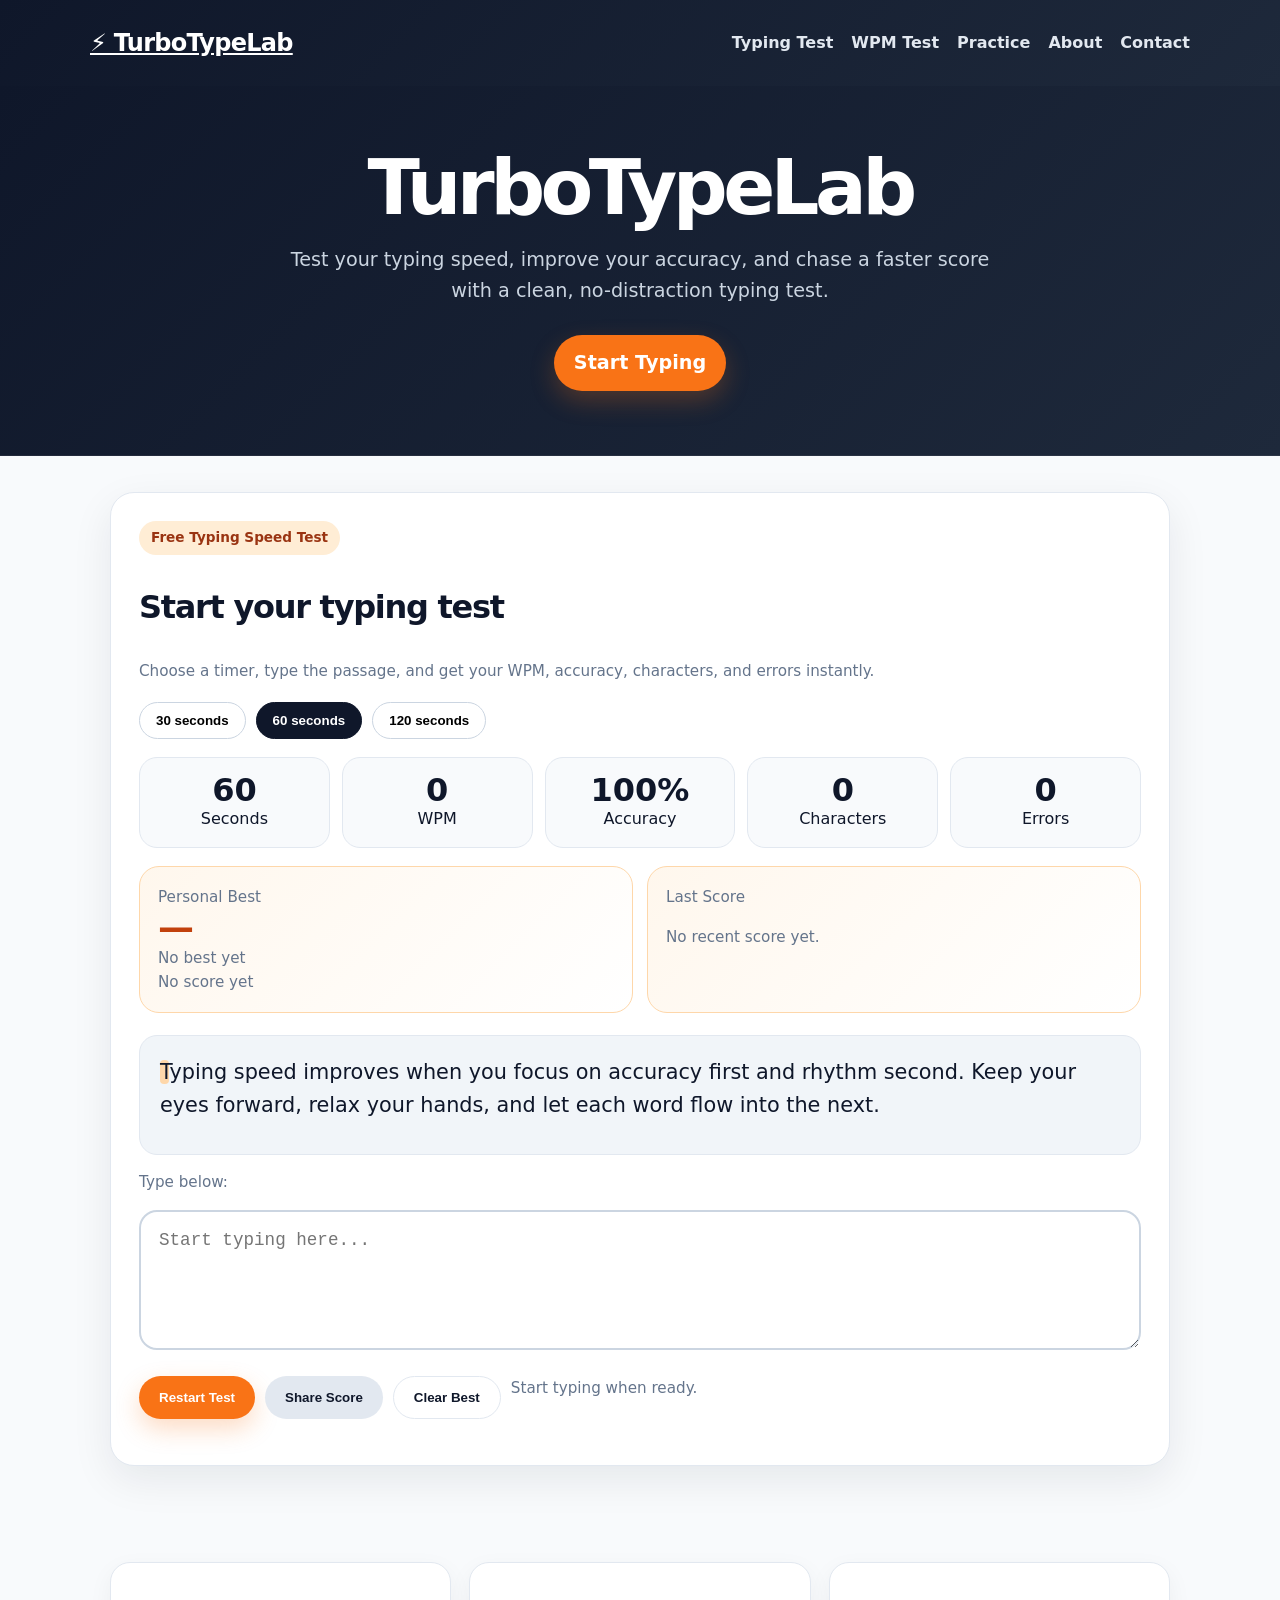
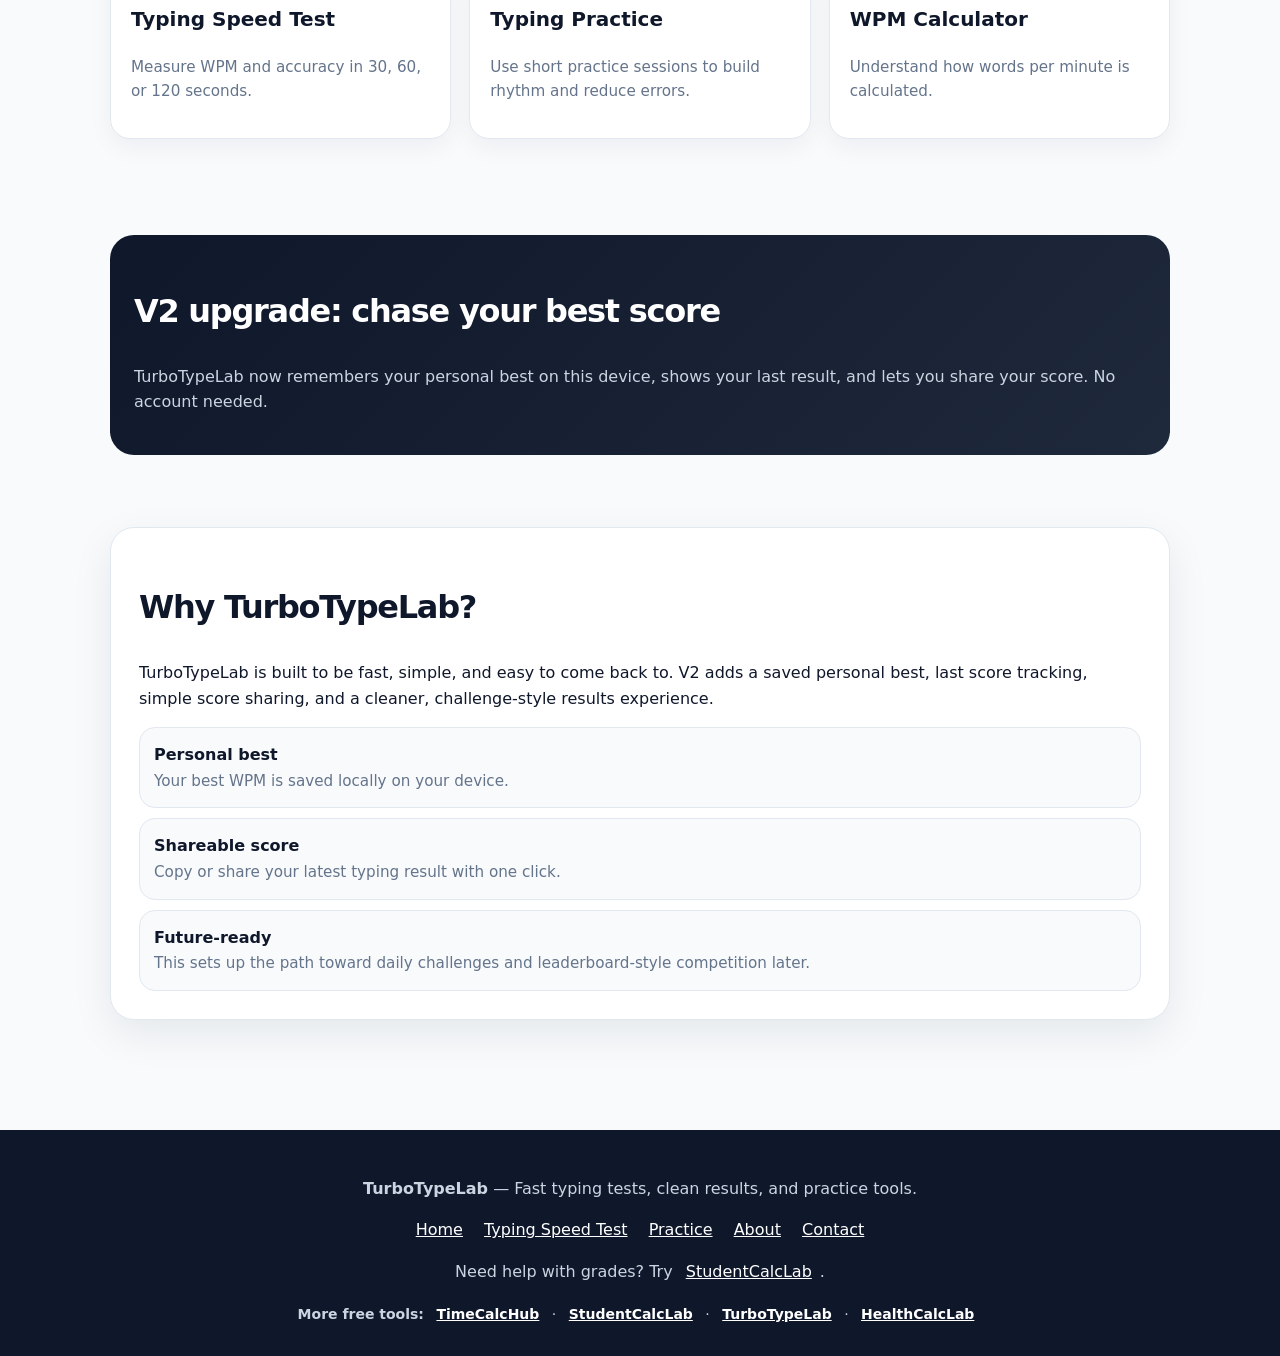
<file: index.html>
<!doctype html><html lang="en"><head><meta charset="utf-8"><meta name="viewport" content="width=device-width, initial-scale=1"><title>TurboTypeLab - Free Typing Speed Test</title><meta name="description" content="Take a free typing speed test with TurboTypeLab. Measure WPM, accuracy, characters, and errors in a clean fast typing test."><link rel="canonical" href="https://turbotypelab.com/"><link rel="stylesheet" href="styles.css"></head><body><header><nav><a class="logo" href="index.html">⚡ TurboTypeLab</a><div class="navlinks"><a href="index.html">Typing Test</a><a href="typing-speed-test.html">WPM Test</a><a href="typing-practice.html">Practice</a><a href="about.html">About</a><a href="contact.html">Contact</a></div></nav></header><section class="hero"><h1>TurboTypeLab</h1><p>Test your typing speed, improve your accuracy, and chase a faster score with a clean, no-distraction typing test.</p><p style="margin-top:24px"><a class="btn" href="#test">Start Typing</a></p></section><div id="test"><section class="wrap"><div class="card"><span class="pill">Free Typing Speed Test</span><h2>Start your typing test</h2><p class="small">Choose a timer, type the passage, and get your WPM, accuracy, characters, and errors instantly.</p><div class="controls"><button class="timer-btn" data-seconds="30">30 seconds</button><button class="timer-btn active" data-seconds="60">60 seconds</button><button class="timer-btn" data-seconds="120">120 seconds</button></div><div class="stats"><div class="stat"><strong id="timeLeft">60</strong><span>Seconds</span></div><div class="stat"><strong id="wpm">0</strong><span>WPM</span></div><div class="stat"><strong id="accuracy">100%</strong><span>Accuracy</span></div><div class="stat"><strong id="chars">0</strong><span>Characters</span></div><div class="stat"><strong id="errors">0</strong><span>Errors</span></div></div><div class="score-panel"><div class="score-card"><span>Personal Best</span><strong id="bestWpm">—</strong><span id="bestAccuracy">No best yet</span><span id="bestDate">No score yet</span></div><div class="score-card"><span>Last Score</span><p id="lastScore" class="small">No recent score yet.</p></div></div><div id="testText" class="test-text"></div><p class="small">Type below:</p><textarea id="typingInput" class="typing-input" placeholder="Start typing here..."></textarea><div class="controls"><button id="restartBtn" class="btn">Restart Test</button><button id="shareBtn" class="btn secondary" type="button">Share Score</button><button id="clearBestBtn" class="btn ghost" type="button">Clear Best</button><span id="resultNote" class="small">Start typing when ready.</span></div></div></section></div><section class="wrap"><div class="grid"><a class="tool-link" href="typing-speed-test.html"><h3>Typing Speed Test</h3><p class="small">Measure WPM and accuracy in 30, 60, or 120 seconds.</p></a><a class="tool-link" href="typing-practice.html"><h3>Typing Practice</h3><p class="small">Use short practice sessions to build rhythm and reduce errors.</p></a><a class="tool-link" href="wpm-calculator.html"><h3>WPM Calculator</h3><p class="small">Understand how words per minute is calculated.</p></a></div></section><section class="wrap"><div class="challenge-strip"><h2>V2 upgrade: chase your best score</h2><p>TurboTypeLab now remembers your personal best on this device, shows your last result, and lets you share your score. No account needed.</p></div></section><section class="wrap"><div class="card"><h2>Why TurboTypeLab?</h2><p>TurboTypeLab is built to be fast, simple, and easy to come back to. V2 adds a saved personal best, last score tracking, simple score sharing, and a cleaner, challenge-style results experience.</p><div class="mini-list"><div><strong>Personal best</strong><br><span class="small">Your best WPM is saved locally on your device.</span></div><div><strong>Shareable score</strong><br><span class="small">Copy or share your latest typing result with one click.</span></div><div><strong>Future-ready</strong><br><span class="small">This sets up the path toward daily challenges and leaderboard-style competition later.</span></div></div></div></section><footer><p><strong>TurboTypeLab</strong> — Fast typing tests, clean results, and practice tools.</p><p><a href="index.html">Home</a> <a href="typing-speed-test.html">Typing Speed Test</a> <a href="typing-practice.html">Practice</a> <a href="about.html">About</a> <a href="contact.html">Contact</a></p><p>Need help with grades? Try <a href="https://studentcalclab.com">StudentCalcLab</a>.</p><div class="network-links"><strong>More free tools:</strong> <a href="https://timecalchub.com">TimeCalcHub</a> · <a href="https://studentcalclab.com">StudentCalcLab</a> · <a href="https://turbotypelab.com">TurboTypeLab</a> · <a href="https://healthcalclab.com">HealthCalcLab</a></div></footer><script src="script.js"></script></body></html>
</file>
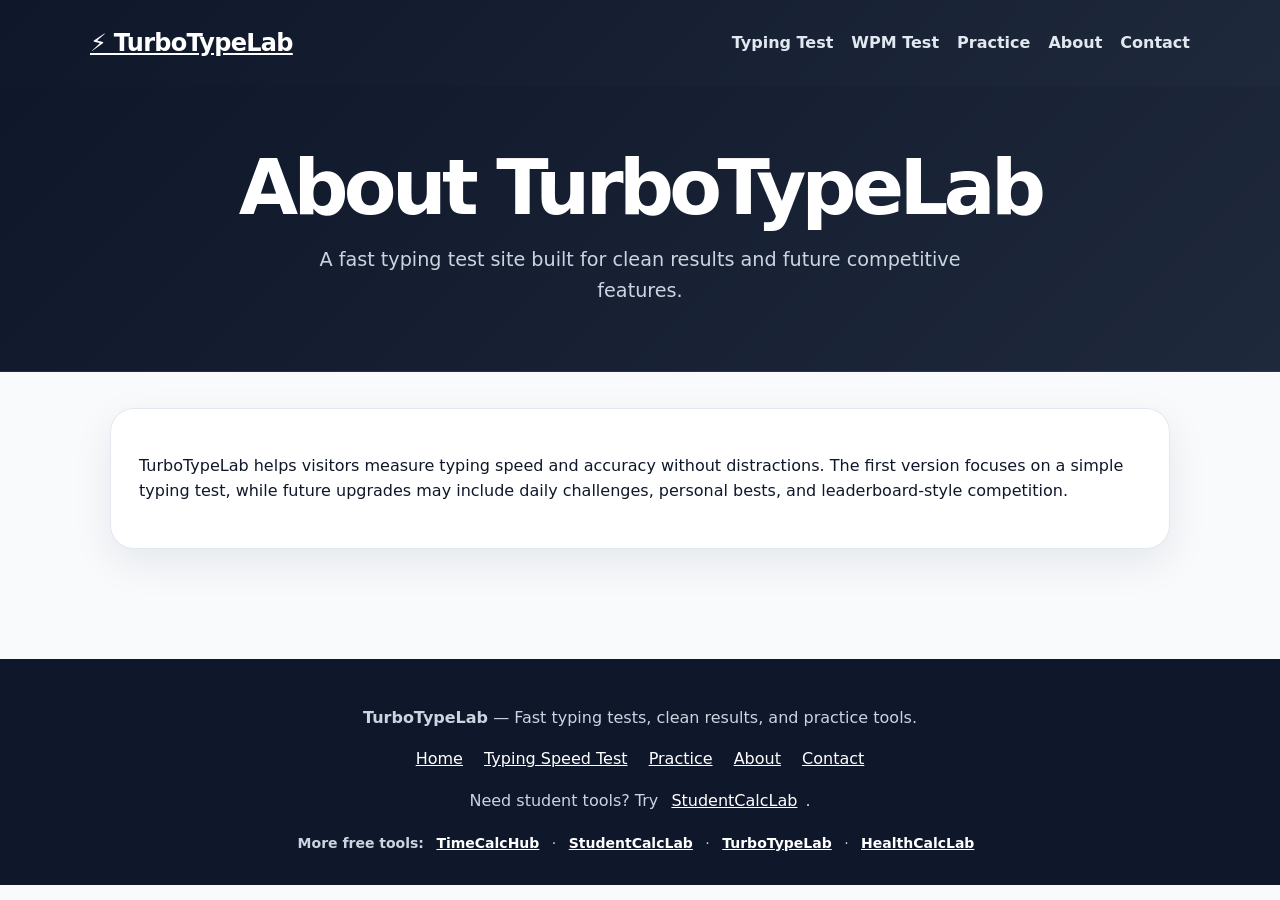
<file: about.html>
<!doctype html><html lang="en"><head><meta charset="utf-8"><meta name="viewport" content="width=device-width, initial-scale=1"><title>About TurboTypeLab</title><meta name="description" content="Learn about TurboTypeLab, a free typing speed test and practice site."><link rel="canonical" href="https://turbotypelab.com/about.html"><link rel="stylesheet" href="styles.css"></head><body><header><nav><a class="logo" href="index.html">⚡ TurboTypeLab</a><div class="navlinks"><a href="index.html">Typing Test</a><a href="typing-speed-test.html">WPM Test</a><a href="typing-practice.html">Practice</a><a href="about.html">About</a><a href="contact.html">Contact</a></div></nav></header><section class="hero"><h1>About TurboTypeLab</h1><p>A fast typing test site built for clean results and future competitive features.</p></section><section class="wrap"><div class="card"><p>TurboTypeLab helps visitors measure typing speed and accuracy without distractions. The first version focuses on a simple typing test, while future upgrades may include daily challenges, personal bests, and leaderboard-style competition.</p></div></section><footer><p><strong>TurboTypeLab</strong> — Fast typing tests, clean results, and practice tools.</p><p><a href="index.html">Home</a> <a href="typing-speed-test.html">Typing Speed Test</a> <a href="typing-practice.html">Practice</a> <a href="about.html">About</a> <a href="contact.html">Contact</a></p><p>Need student tools? Try <a href="https://studentcalclab.com">StudentCalcLab</a>.</p><div class="network-links"><strong>More free tools:</strong> <a href="https://timecalchub.com">TimeCalcHub</a> · <a href="https://studentcalclab.com">StudentCalcLab</a> · <a href="https://turbotypelab.com">TurboTypeLab</a> · <a href="https://healthcalclab.com">HealthCalcLab</a></div></footer><script src="script.js"></script></body></html>
</file>
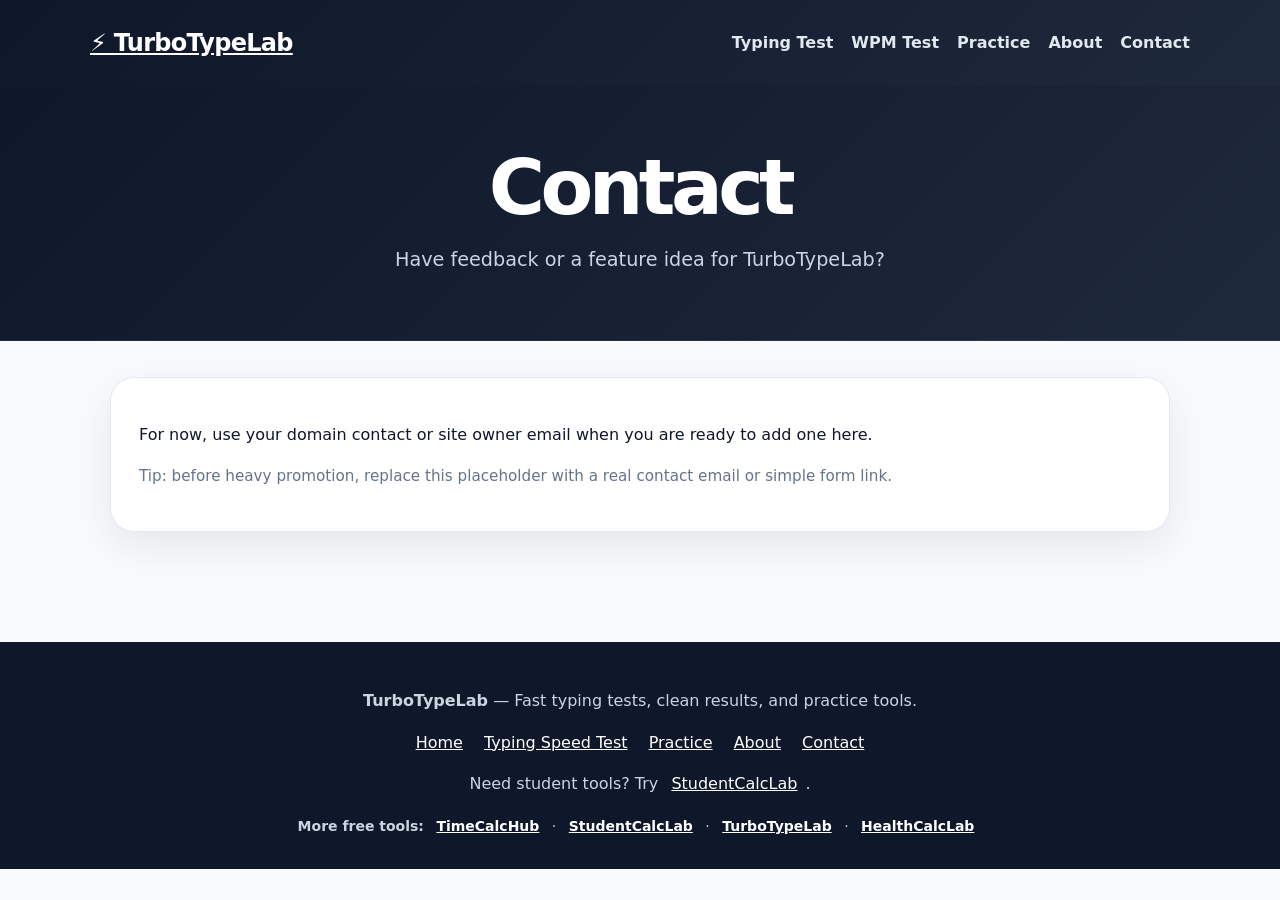
<file: contact.html>
<!doctype html><html lang="en"><head><meta charset="utf-8"><meta name="viewport" content="width=device-width, initial-scale=1"><title>Contact TurboTypeLab</title><meta name="description" content="Contact TurboTypeLab with questions or feedback about the typing speed test."><link rel="canonical" href="https://turbotypelab.com/contact.html"><link rel="stylesheet" href="styles.css"></head><body><header><nav><a class="logo" href="index.html">⚡ TurboTypeLab</a><div class="navlinks"><a href="index.html">Typing Test</a><a href="typing-speed-test.html">WPM Test</a><a href="typing-practice.html">Practice</a><a href="about.html">About</a><a href="contact.html">Contact</a></div></nav></header><section class="hero"><h1>Contact</h1><p>Have feedback or a feature idea for TurboTypeLab?</p></section><section class="wrap"><div class="card"><p>For now, use your domain contact or site owner email when you are ready to add one here.</p><p class="small">Tip: before heavy promotion, replace this placeholder with a real contact email or simple form link.</p></div></section><footer><p><strong>TurboTypeLab</strong> — Fast typing tests, clean results, and practice tools.</p><p><a href="index.html">Home</a> <a href="typing-speed-test.html">Typing Speed Test</a> <a href="typing-practice.html">Practice</a> <a href="about.html">About</a> <a href="contact.html">Contact</a></p><p>Need student tools? Try <a href="https://studentcalclab.com">StudentCalcLab</a>.</p><div class="network-links"><strong>More free tools:</strong> <a href="https://timecalchub.com">TimeCalcHub</a> · <a href="https://studentcalclab.com">StudentCalcLab</a> · <a href="https://turbotypelab.com">TurboTypeLab</a> · <a href="https://healthcalclab.com">HealthCalcLab</a></div></footer><script src="script.js"></script></body></html>
</file>
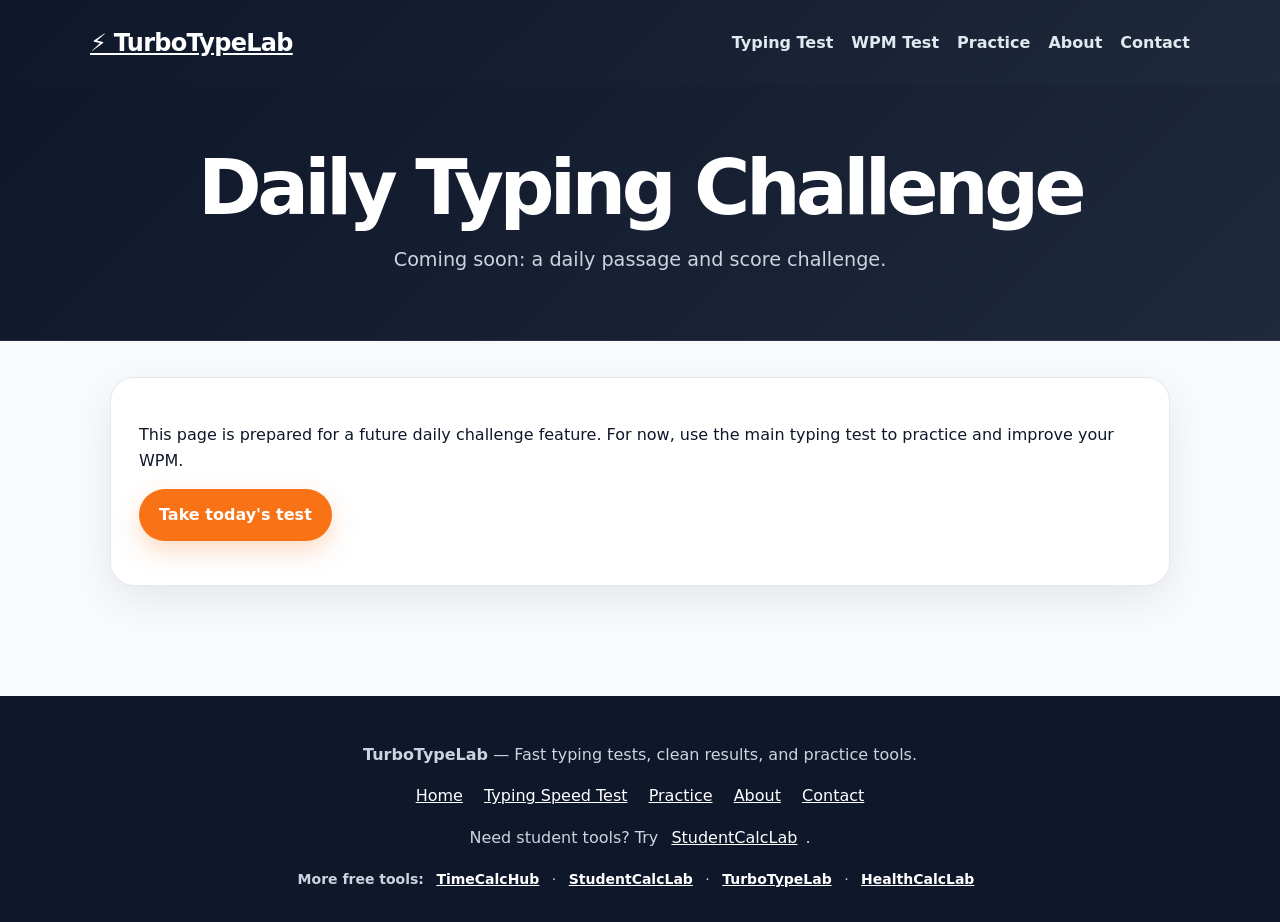
<file: daily-typing-challenge.html>
<!doctype html><html lang="en"><head><meta charset="utf-8"><meta name="viewport" content="width=device-width, initial-scale=1"><title>Daily Typing Challenge - TurboTypeLab</title><meta name="description" content="A daily typing challenge concept page for TurboTypeLab."><link rel="canonical" href="https://turbotypelab.com/daily-typing-challenge.html"><link rel="stylesheet" href="styles.css"></head><body><header><nav><a class="logo" href="index.html">⚡ TurboTypeLab</a><div class="navlinks"><a href="index.html">Typing Test</a><a href="typing-speed-test.html">WPM Test</a><a href="typing-practice.html">Practice</a><a href="about.html">About</a><a href="contact.html">Contact</a></div></nav></header><section class="hero"><h1>Daily Typing Challenge</h1><p>Coming soon: a daily passage and score challenge.</p></section><section class="wrap"><div class="card"><p>This page is prepared for a future daily challenge feature. For now, use the main typing test to practice and improve your WPM.</p><p><a class="btn" href="index.html#test">Take today's test</a></p></div></section><footer><p><strong>TurboTypeLab</strong> — Fast typing tests, clean results, and practice tools.</p><p><a href="index.html">Home</a> <a href="typing-speed-test.html">Typing Speed Test</a> <a href="typing-practice.html">Practice</a> <a href="about.html">About</a> <a href="contact.html">Contact</a></p><p>Need student tools? Try <a href="https://studentcalclab.com">StudentCalcLab</a>.</p><div class="network-links"><strong>More free tools:</strong> <a href="https://timecalchub.com">TimeCalcHub</a> · <a href="https://studentcalclab.com">StudentCalcLab</a> · <a href="https://turbotypelab.com">TurboTypeLab</a> · <a href="https://healthcalclab.com">HealthCalcLab</a></div></footer><script src="script.js"></script></body></html>
</file>
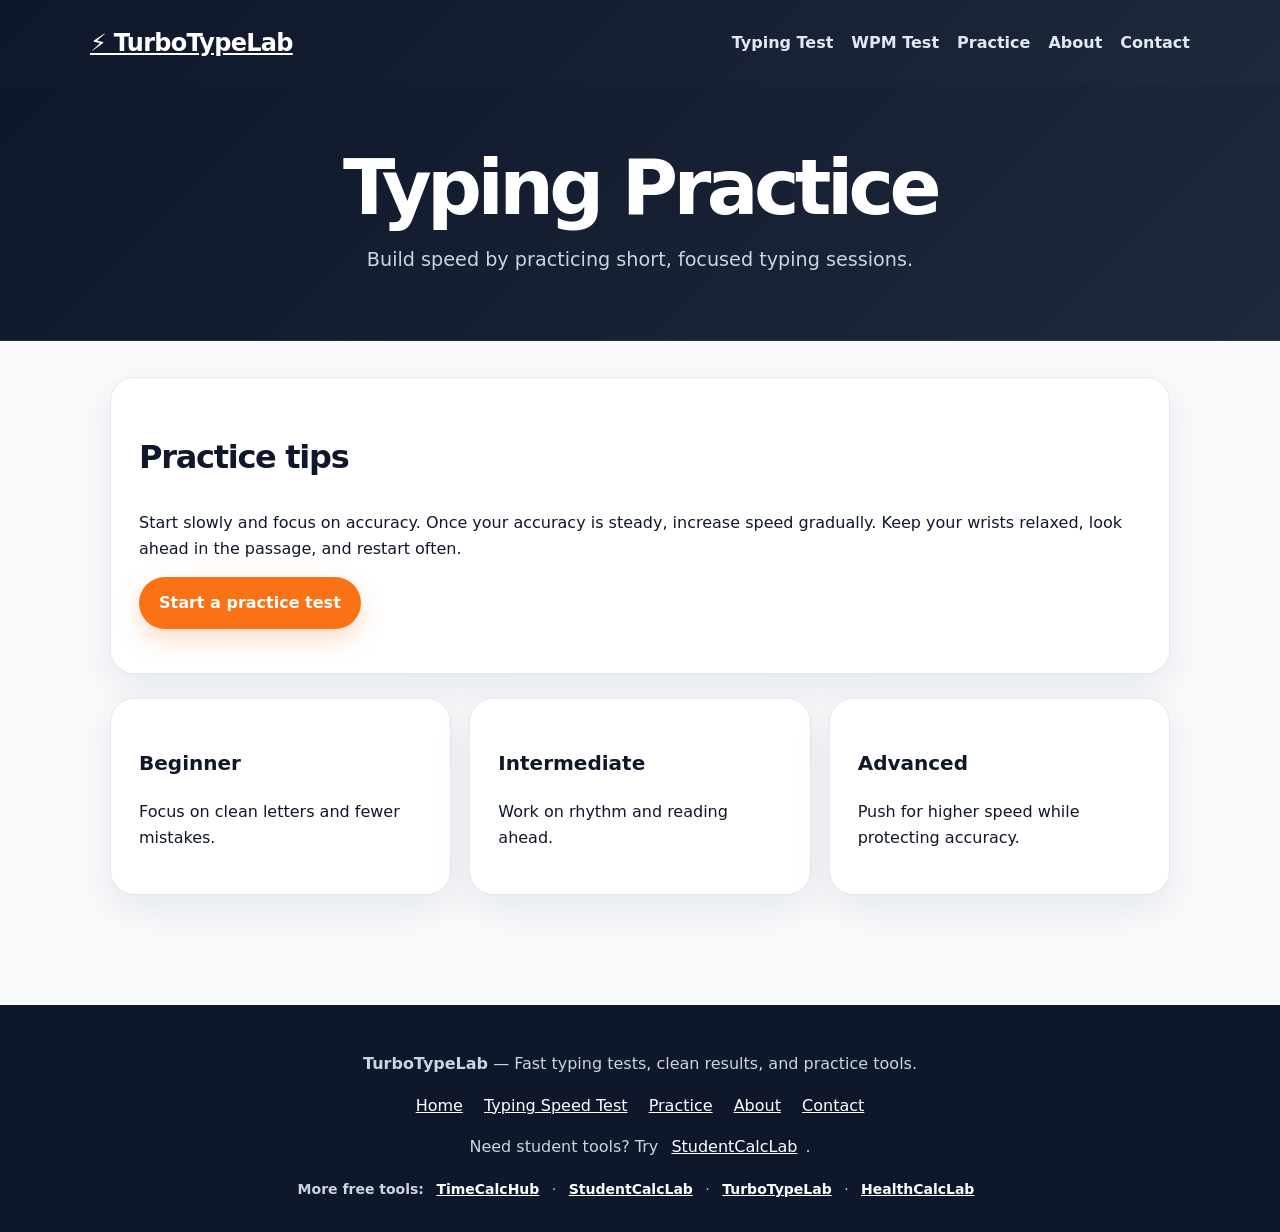
<file: typing-practice.html>
<!doctype html><html lang="en"><head><meta charset="utf-8"><meta name="viewport" content="width=device-width, initial-scale=1"><title>Typing Practice - TurboTypeLab</title><meta name="description" content="Practice typing with short focused sessions that help build rhythm, accuracy, and speed."><link rel="canonical" href="https://turbotypelab.com/typing-practice.html"><link rel="stylesheet" href="styles.css"></head><body><header><nav><a class="logo" href="index.html">⚡ TurboTypeLab</a><div class="navlinks"><a href="index.html">Typing Test</a><a href="typing-speed-test.html">WPM Test</a><a href="typing-practice.html">Practice</a><a href="about.html">About</a><a href="contact.html">Contact</a></div></nav></header><section class="hero"><h1>Typing Practice</h1><p>Build speed by practicing short, focused typing sessions.</p></section><section class="wrap"><div class="card"><h2>Practice tips</h2><p>Start slowly and focus on accuracy. Once your accuracy is steady, increase speed gradually. Keep your wrists relaxed, look ahead in the passage, and restart often.</p><p><a class="btn" href="index.html#test">Start a practice test</a></p></div><div class="grid"><div class="card"><h3>Beginner</h3><p>Focus on clean letters and fewer mistakes.</p></div><div class="card"><h3>Intermediate</h3><p>Work on rhythm and reading ahead.</p></div><div class="card"><h3>Advanced</h3><p>Push for higher speed while protecting accuracy.</p></div></div></section><footer><p><strong>TurboTypeLab</strong> — Fast typing tests, clean results, and practice tools.</p><p><a href="index.html">Home</a> <a href="typing-speed-test.html">Typing Speed Test</a> <a href="typing-practice.html">Practice</a> <a href="about.html">About</a> <a href="contact.html">Contact</a></p><p>Need student tools? Try <a href="https://studentcalclab.com">StudentCalcLab</a>.</p><div class="network-links"><strong>More free tools:</strong> <a href="https://timecalchub.com">TimeCalcHub</a> · <a href="https://studentcalclab.com">StudentCalcLab</a> · <a href="https://turbotypelab.com">TurboTypeLab</a> · <a href="https://healthcalclab.com">HealthCalcLab</a></div></footer><script src="script.js"></script></body></html>
</file>
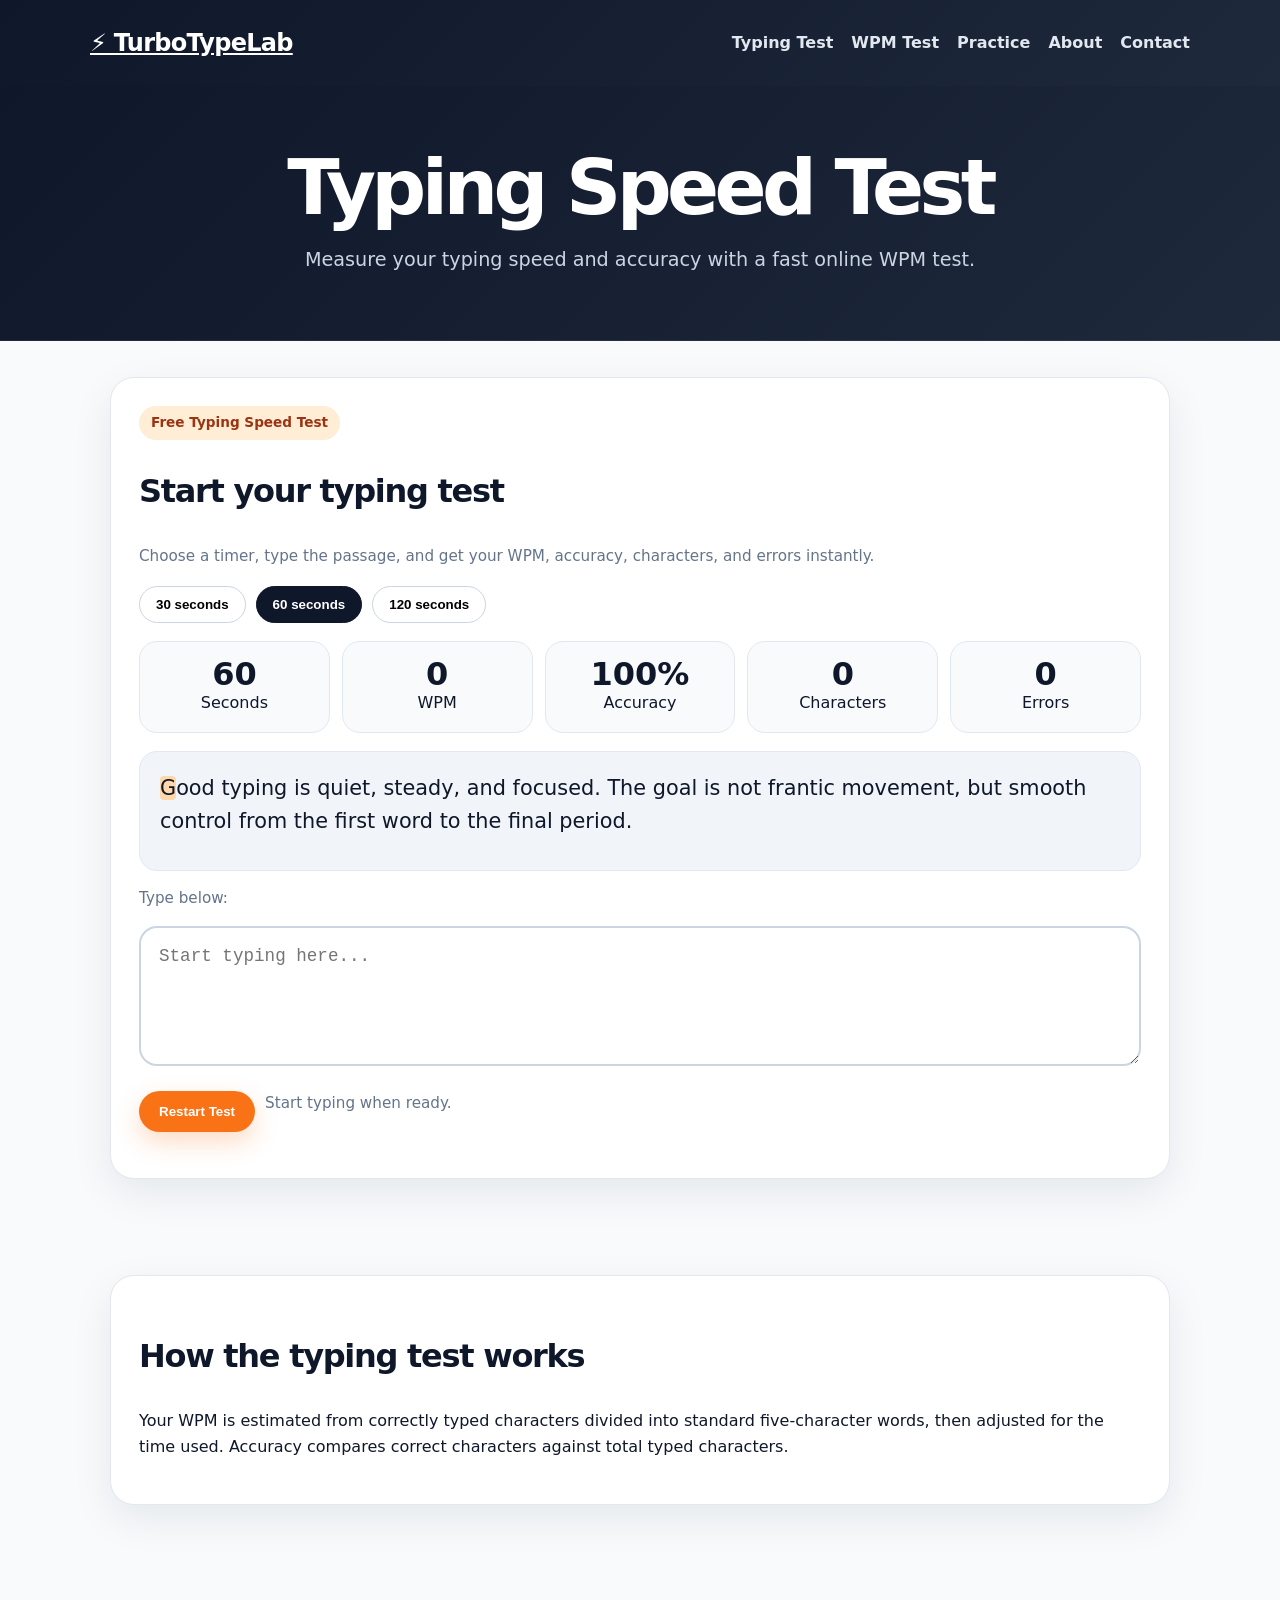
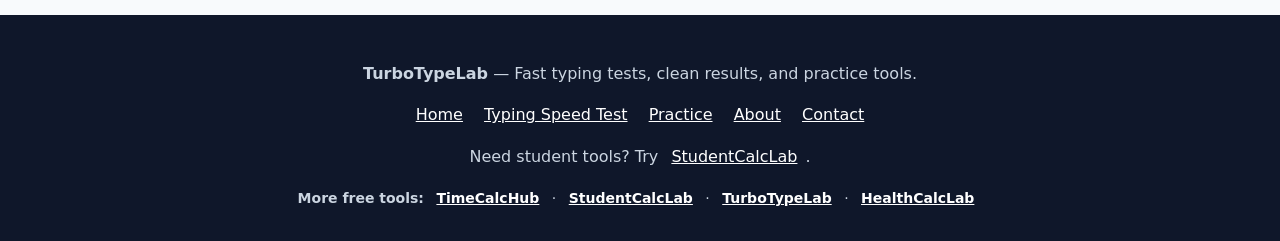
<file: typing-speed-test.html>
<!doctype html><html lang="en"><head><meta charset="utf-8"><meta name="viewport" content="width=device-width, initial-scale=1"><title>Typing Speed Test - TurboTypeLab</title><meta name="description" content="Free typing speed test to measure WPM and accuracy in 30, 60, or 120 seconds."><link rel="canonical" href="https://turbotypelab.com/typing-speed-test.html"><link rel="stylesheet" href="styles.css"></head><body><header><nav><a class="logo" href="index.html">⚡ TurboTypeLab</a><div class="navlinks"><a href="index.html">Typing Test</a><a href="typing-speed-test.html">WPM Test</a><a href="typing-practice.html">Practice</a><a href="about.html">About</a><a href="contact.html">Contact</a></div></nav></header><section class="hero"><h1>Typing Speed Test</h1><p>Measure your typing speed and accuracy with a fast online WPM test.</p></section><section class="wrap"><div class="card"><span class="pill">Free Typing Speed Test</span><h2>Start your typing test</h2><p class="small">Choose a timer, type the passage, and get your WPM, accuracy, characters, and errors instantly.</p><div class="controls"><button class="timer-btn" data-seconds="30">30 seconds</button><button class="timer-btn active" data-seconds="60">60 seconds</button><button class="timer-btn" data-seconds="120">120 seconds</button></div><div class="stats"><div class="stat"><strong id="timeLeft">60</strong><span>Seconds</span></div><div class="stat"><strong id="wpm">0</strong><span>WPM</span></div><div class="stat"><strong id="accuracy">100%</strong><span>Accuracy</span></div><div class="stat"><strong id="chars">0</strong><span>Characters</span></div><div class="stat"><strong id="errors">0</strong><span>Errors</span></div></div><div id="testText" class="test-text"></div><p class="small">Type below:</p><textarea id="typingInput" class="typing-input" placeholder="Start typing here..."></textarea><div class="controls"><button id="restartBtn" class="btn">Restart Test</button><span id="resultNote" class="small">Start typing when ready.</span></div></div></section><section class="wrap"><div class="card"><h2>How the typing test works</h2><p>Your WPM is estimated from correctly typed characters divided into standard five-character words, then adjusted for the time used. Accuracy compares correct characters against total typed characters.</p></div></section><footer><p><strong>TurboTypeLab</strong> — Fast typing tests, clean results, and practice tools.</p><p><a href="index.html">Home</a> <a href="typing-speed-test.html">Typing Speed Test</a> <a href="typing-practice.html">Practice</a> <a href="about.html">About</a> <a href="contact.html">Contact</a></p><p>Need student tools? Try <a href="https://studentcalclab.com">StudentCalcLab</a>.</p><div class="network-links"><strong>More free tools:</strong> <a href="https://timecalchub.com">TimeCalcHub</a> · <a href="https://studentcalclab.com">StudentCalcLab</a> · <a href="https://turbotypelab.com">TurboTypeLab</a> · <a href="https://healthcalclab.com">HealthCalcLab</a></div></footer><script src="script.js"></script></body></html>
</file>
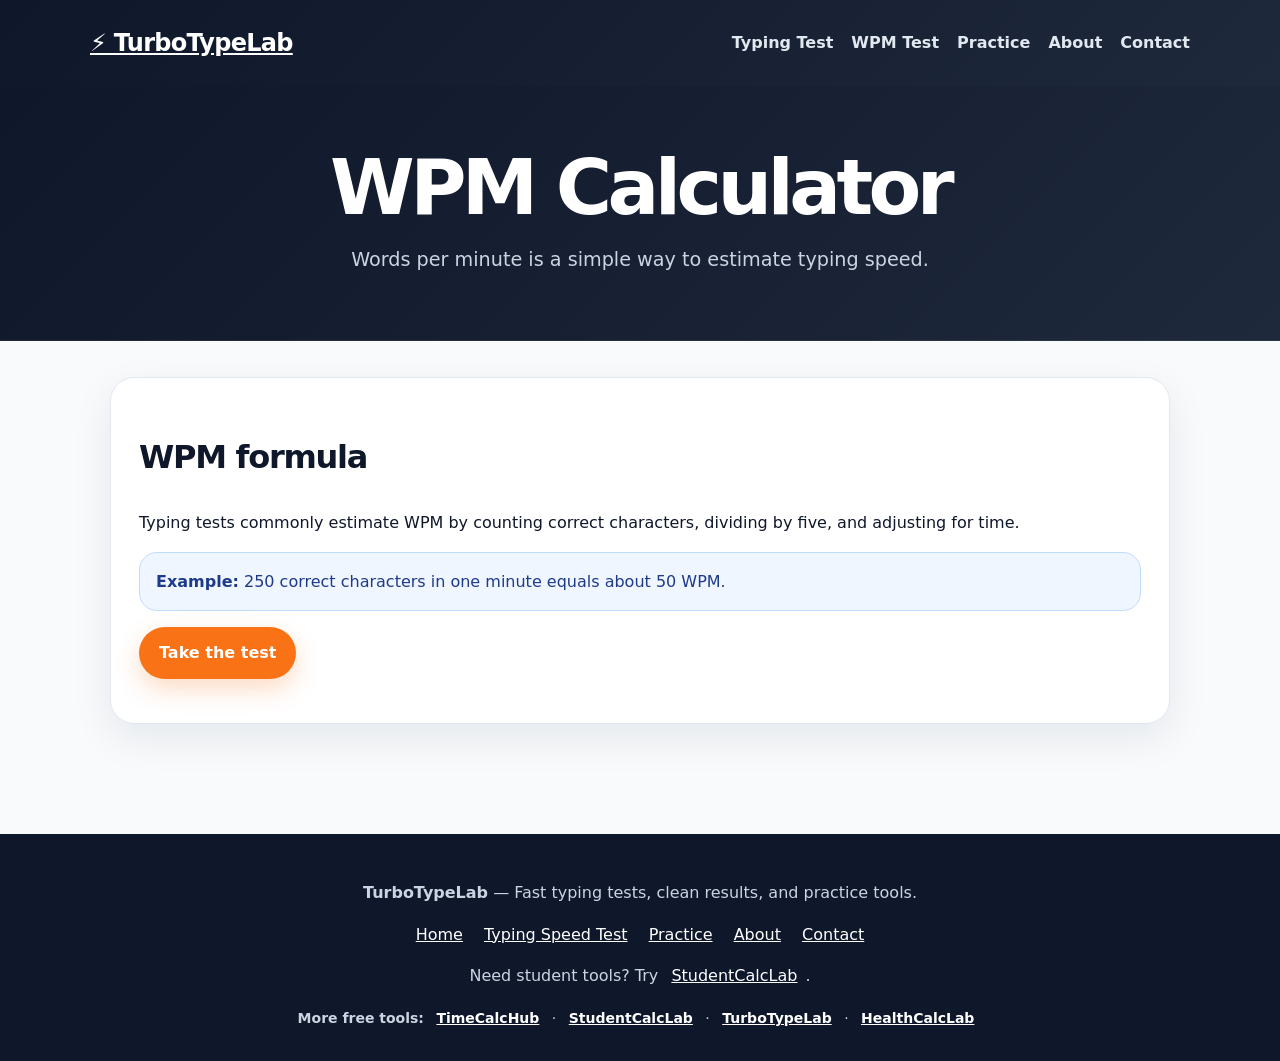
<file: wpm-calculator.html>
<!doctype html><html lang="en"><head><meta charset="utf-8"><meta name="viewport" content="width=device-width, initial-scale=1"><title>WPM Calculator - TurboTypeLab</title><meta name="description" content="Learn how WPM is calculated and use TurboTypeLab to measure words per minute."><link rel="canonical" href="https://turbotypelab.com/wpm-calculator.html"><link rel="stylesheet" href="styles.css"></head><body><header><nav><a class="logo" href="index.html">⚡ TurboTypeLab</a><div class="navlinks"><a href="index.html">Typing Test</a><a href="typing-speed-test.html">WPM Test</a><a href="typing-practice.html">Practice</a><a href="about.html">About</a><a href="contact.html">Contact</a></div></nav></header><section class="hero"><h1>WPM Calculator</h1><p>Words per minute is a simple way to estimate typing speed.</p></section><section class="wrap"><div class="card"><h2>WPM formula</h2><p>Typing tests commonly estimate WPM by counting correct characters, dividing by five, and adjusting for time.</p><p class="notice"><strong>Example:</strong> 250 correct characters in one minute equals about 50 WPM.</p><p><a class="btn" href="index.html#test">Take the test</a></p></div></section><footer><p><strong>TurboTypeLab</strong> — Fast typing tests, clean results, and practice tools.</p><p><a href="index.html">Home</a> <a href="typing-speed-test.html">Typing Speed Test</a> <a href="typing-practice.html">Practice</a> <a href="about.html">About</a> <a href="contact.html">Contact</a></p><p>Need student tools? Try <a href="https://studentcalclab.com">StudentCalcLab</a>.</p><div class="network-links"><strong>More free tools:</strong> <a href="https://timecalchub.com">TimeCalcHub</a> · <a href="https://studentcalclab.com">StudentCalcLab</a> · <a href="https://turbotypelab.com">TurboTypeLab</a> · <a href="https://healthcalclab.com">HealthCalcLab</a></div></footer><script src="script.js"></script></body></html>
</file>
<file: styles.css>
:root{--bg:#0f172a;--panel:#111827;--card:#ffffff;--text:#0f172a;--muted:#64748b;--accent:#f97316;--accent2:#2563eb;--light:#f8fafc;--line:#e2e8f0;}
*{box-sizing:border-box}body{margin:0;font-family:Inter,system-ui,-apple-system,Segoe UI,Roboto,Arial,sans-serif;background:#f8fafc;color:var(--text);line-height:1.6}a{color:inherit}header{background:linear-gradient(135deg,#0f172a,#1e293b);color:white;padding:24px 20px}nav{max-width:1100px;margin:auto;display:flex;justify-content:space-between;align-items:center;gap:20px}.logo{font-weight:900;font-size:1.5rem;letter-spacing:-.03em}.navlinks{display:flex;gap:18px;flex-wrap:wrap}.navlinks a{color:#e2e8f0;text-decoration:none;font-weight:700}.hero{max-width:1100px;margin:0 auto;padding:64px 20px;text-align:center}.hero h1{font-size:clamp(2.4rem,6vw,5rem);line-height:1;margin:0 0 18px;letter-spacing:-.06em}.hero p{font-size:1.2rem;color:#cbd5e1;max-width:720px;margin:auto}.wrap{max-width:1100px;margin:0 auto;padding:36px 20px}.card{background:white;border:1px solid var(--line);border-radius:24px;box-shadow:0 14px 40px rgba(15,23,42,.08);padding:28px;margin-bottom:24px}.grid{display:grid;grid-template-columns:repeat(auto-fit,minmax(240px,1fr));gap:18px}.btn{display:inline-flex;align-items:center;justify-content:center;border:0;border-radius:999px;background:var(--accent);color:white;font-weight:900;padding:13px 20px;text-decoration:none;cursor:pointer;box-shadow:0 10px 24px rgba(249,115,22,.25)}.btn.secondary{background:#e2e8f0;color:#0f172a;box-shadow:none}.pill{display:inline-block;background:#ffedd5;color:#9a3412;border-radius:999px;padding:6px 12px;font-weight:900;font-size:.85rem}.test-text{font-size:1.3rem;background:#f1f5f9;border-radius:18px;padding:20px;border:1px solid #e2e8f0;min-height:120px}.test-text span.correct{color:#16a34a}.test-text span.incorrect{color:#dc2626;text-decoration:underline}.test-text span.current{background:#fed7aa;border-radius:4px}.typing-input{width:100%;min-height:140px;border:2px solid #cbd5e1;border-radius:18px;padding:18px;font-size:1.1rem;resize:vertical;outline:none}.typing-input:focus{border-color:var(--accent);box-shadow:0 0 0 4px rgba(249,115,22,.12)}.stats{display:grid;grid-template-columns:repeat(auto-fit,minmax(130px,1fr));gap:12px;margin:18px 0}.stat{background:#f8fafc;border:1px solid #e2e8f0;border-radius:18px;padding:16px;text-align:center}.stat strong{display:block;font-size:2rem;line-height:1}.controls{display:flex;gap:10px;flex-wrap:wrap;margin:18px 0}.timer-btn{border:1px solid #cbd5e1;background:white;border-radius:999px;padding:10px 16px;cursor:pointer;font-weight:900}.timer-btn.active{background:#0f172a;color:white;border-color:#0f172a}.tool-link{display:block;background:white;border:1px solid var(--line);border-radius:20px;padding:20px;text-decoration:none;box-shadow:0 8px 24px rgba(15,23,42,.05)}.tool-link:hover{transform:translateY(-2px);box-shadow:0 14px 32px rgba(15,23,42,.09)}footer{margin-top:50px;padding:30px 20px;background:#0f172a;color:#cbd5e1;text-align:center}footer a{color:white;margin:0 8px}.small{color:var(--muted);font-size:.95rem}.notice{background:#eff6ff;border:1px solid #bfdbfe;color:#1e3a8a;border-radius:18px;padding:16px}.kbd{font-family:ui-monospace,Menlo,monospace;background:#e2e8f0;border-radius:6px;padding:2px 6px}h2{font-size:2rem;letter-spacing:-.04em}h3{font-size:1.25rem} @media(max-width:700px){nav{align-items:flex-start;flex-direction:column}.hero{padding:44px 20px}.card{padding:20px}.test-text{font-size:1.05rem}.typing-input{font-size:1rem}}

.score-panel{display:grid;grid-template-columns:repeat(auto-fit,minmax(220px,1fr));gap:14px;margin:18px 0 22px}.score-card{background:linear-gradient(135deg,#fff7ed,#ffffff);border:1px solid #fed7aa;border-radius:20px;padding:18px}.score-card strong{display:block;font-size:2.25rem;line-height:1;color:#c2410c}.score-card span{display:block;color:#64748b;font-size:.95rem}.result-actions{display:flex;gap:10px;flex-wrap:wrap;align-items:center;margin-top:16px}.challenge-strip{background:linear-gradient(135deg,#0f172a,#1e293b);color:white;border-radius:24px;padding:24px;margin-top:24px}.challenge-strip p{color:#cbd5e1}.mini-list{display:grid;gap:10px;margin-top:14px}.mini-list div{background:#f8fafc;border:1px solid #e2e8f0;border-radius:16px;padding:14px}.hero{background:linear-gradient(135deg,#0f172a,#1e293b);border-bottom:1px solid rgba(255,255,255,.08);max-width:none}.hero h1{color:white}.hero .btn{margin-top:4px}.muted-link{color:#2563eb;font-weight:800}.btn.ghost{background:white;color:#0f172a;border:1px solid #e2e8f0;box-shadow:none}

.network-links{margin-top:18px;font-size:14px;line-height:1.7}.network-links a{font-weight:700}
</file>
